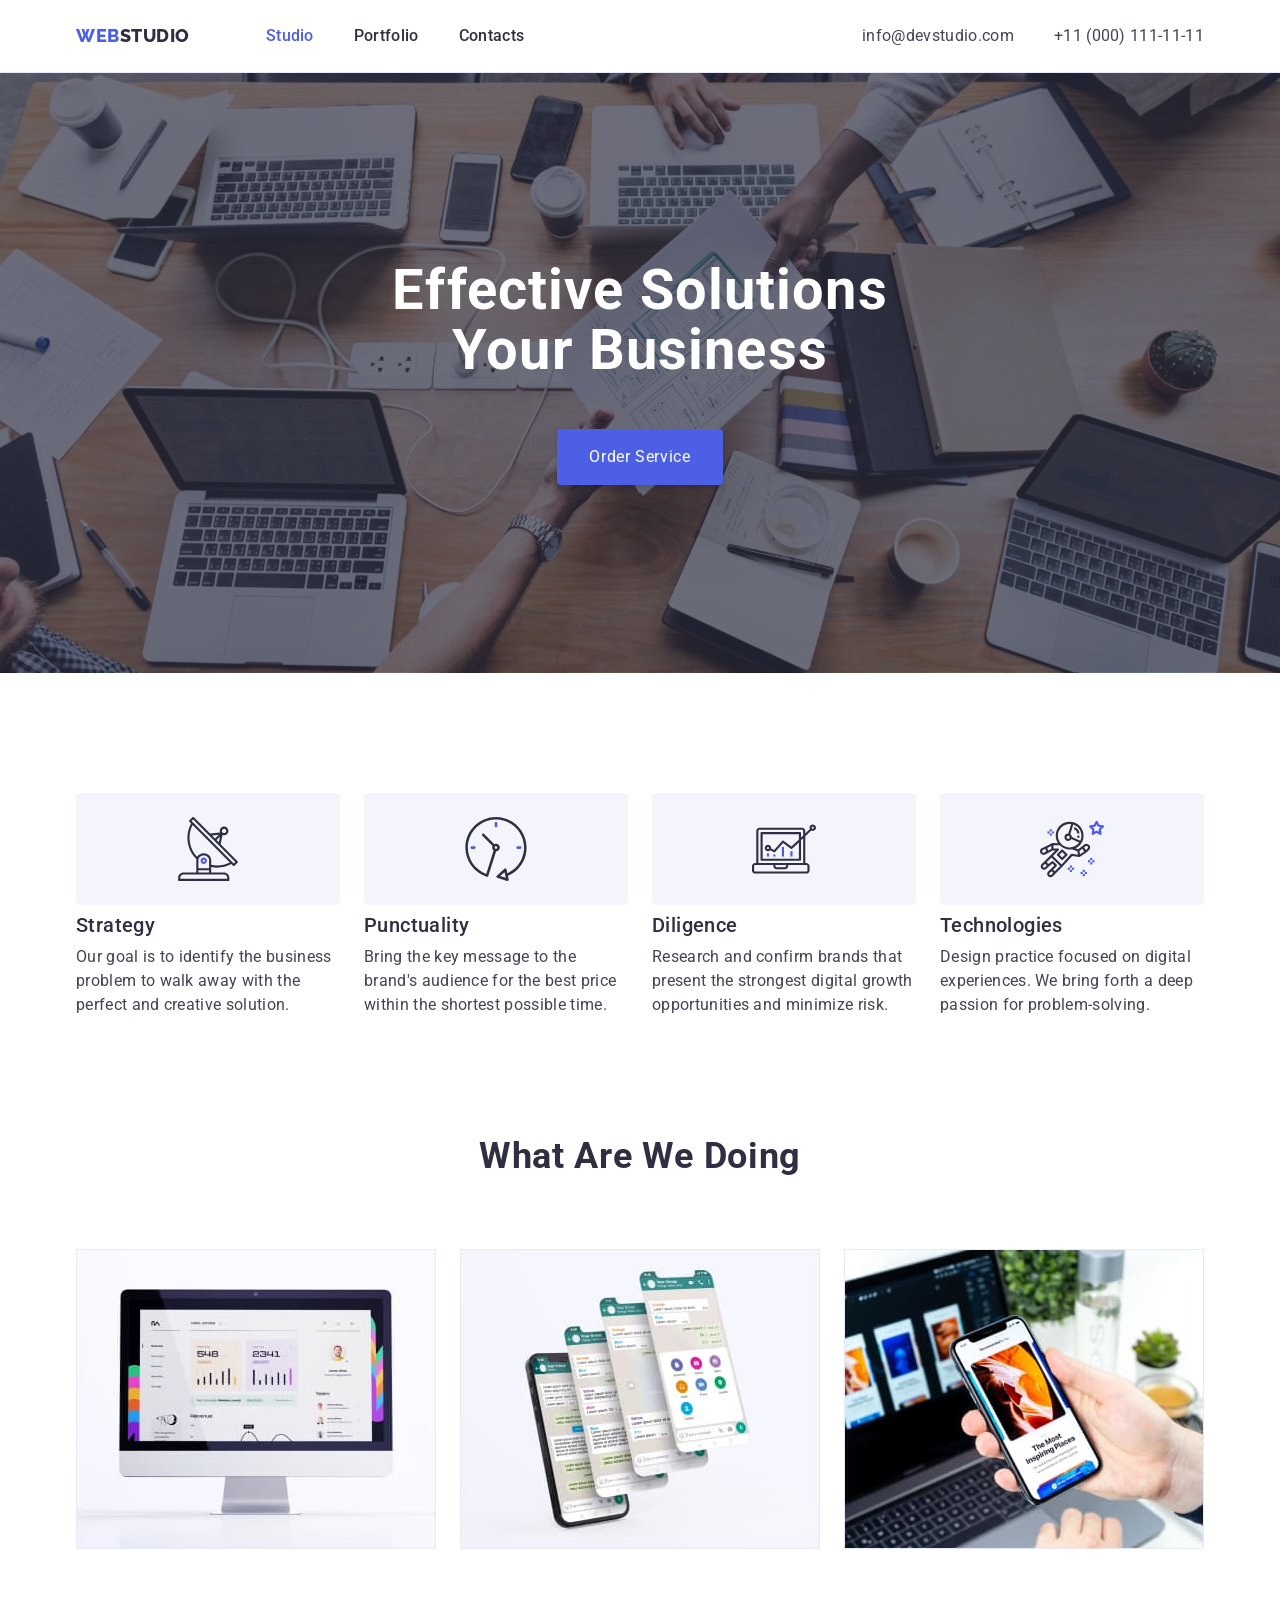
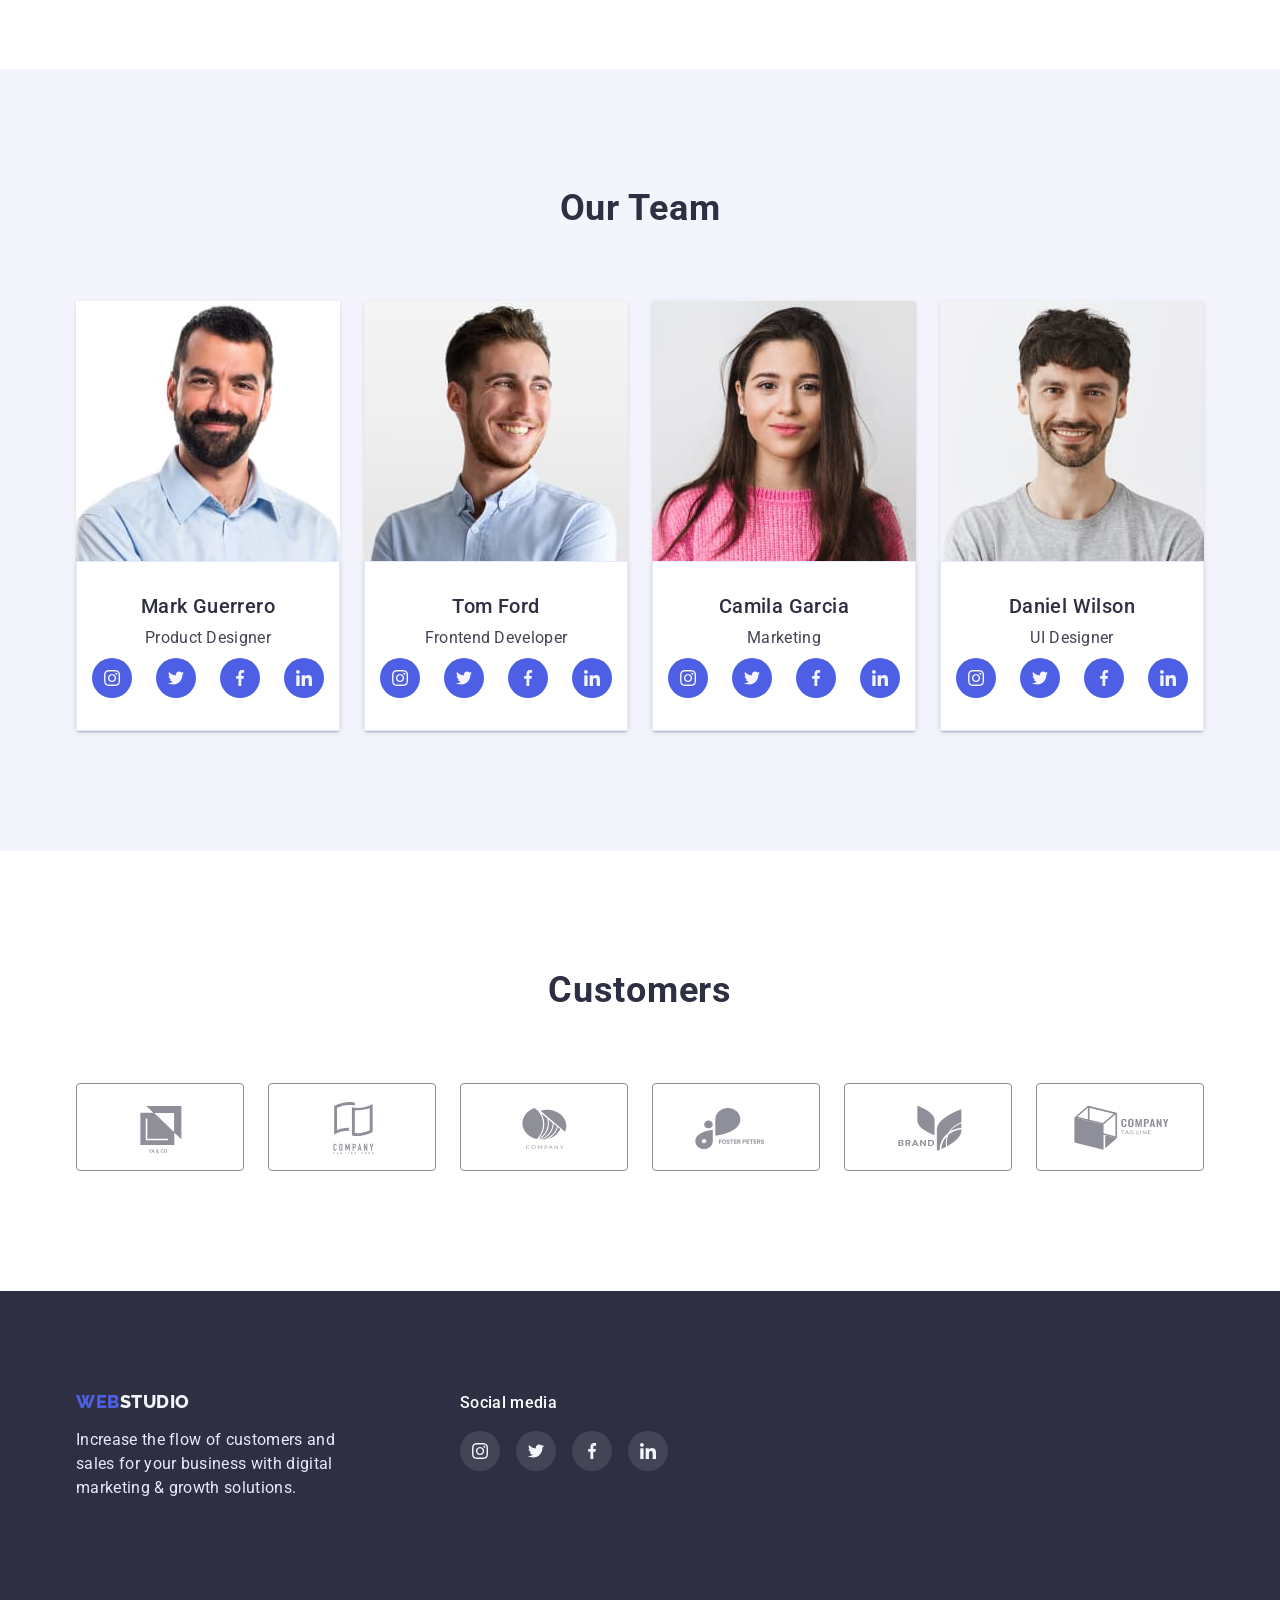
<file: index.html>
<!DOCTYPE html>
<html lang="en">
<head>
    <meta charset="UTF-8">
    <meta http-equiv="X-UA-Compatible" content="IE=edge">
    <meta name="viewport" content="width=device-width, initial-scale=1.0">
    <title>Document</title>
    <link rel="preconnect" href="https://fonts.googleapis.com"><link rel="preconnect" href="https://fonts.gstatic.com" crossorigin><link href="https://fonts.googleapis.com/css2?family=Raleway:wght@800&family=Roboto:wght@400;500;700;900&display=swap" rel="stylesheet">
    <link rel="stylesheet" href="https://cdn.jsdelivr.net/npm/modern-normalize@1.1.0/modern-normalize.min.css">
    <link rel="stylesheet" href="css/style.css">
</head>
<body>
    <!--HEADER-->
    <header class="page-header">
        <div class="container page-header-container">
            <nav class="page-nav">
                <a class="logo logo-header link" href="#">
                    <p class="logo-text-part-one">Web<span class="logo-text-part-two-theme-light">Studio</span></p>
                </a>
                <ul class="menu list">
                    <li class="menu-item">
                        <a class="memu-link-active menu-link link" href="">Studio</a></li>
                    <li class="menu-item">
                        <a class="menu-link link" href="portfolio.html">Portfolio</a></li>
                    <li class="menu-item">
                        <a class="menu-link link" href="">Contacts</a></li>
                </ul>
            </nav>
            <ul class="contact list">
                <li class="contact-item">
                    <a class="contact-link link" href="mailto:info@devstudio.com">info@devstudio.com</a></li>
                <li class="contact-item">
                    <a class="contact-link link" href="tel:+110001111111">+11 (000) 111-11-11</a></li>
            </ul> 
        </div>    
    </header>
    <main>
        <!--HERO-->
        <section class="hero">
            <div class="container">
                <div class="hero-content-wrapper">
                    <h1 class="title text-center">Effective Solutions Your Business</h1>
                    <button class="btn modal-btn" type="button">Order Service</button>
                </div>               
            </div>           
        </section>
        <!--ADVANTADES-->
        <section class="advantades section">
            <div class="container">
                <h2 hidden class="heading">Advantades</h2>
                <ul class="employees list">
                    <li class="employees-card-advantades">
                        <div class="thumb">
                            <svg class="advantades-list-icon" width="64" height="64">
                                <use href="./images/icons.svg#icon-antenna"></use>
                            </svg>
                        </div>

                        <h3 class="subtitle">Strategy</h3>
                        <p class="text-body">Our goal is to identify the business problem to walk away with the perfect and creative solution. </p>
                    </li>
                    <li class="employees-card-advantades">
                        <div class="thumb">
                            <svg class="advantades-list-icon" width="64" height="64">
                                <use href="./images/icons.svg#icon-clock"></use>
                            </svg>
                        </div>

                        <h3 class="subtitle">Punctuality</h3>
                        <p class="text-body">Bring the key message to the brand's audience for the best price within the shortest possible time.</p>
                    </li>
                    <li class="employees-card-advantades">
                        <div class="thumb">
                            <svg class="advantades-list-icon" width="64" height="64">
                                <use href="./images/icons.svg#icon-diagram"></use>
                            </svg>
                        </div>
                        <h3 class="subtitle">Diligence</h3>
                        <p class="text-body">Research and confirm brands that present the strongest digital growth opportunities and minimize risk.</p>
                    </li>
                    <li class="employees-card-advantades">
                        <div class="thumb">
                            <svg class="advantades-list-icon" width="64" height="64">
                                <use href="./images/icons.svg#icon-astronaut"></use>
                            </svg>
                        </div>
                        <h3 class="subtitle">Technologies</h3>
                        <p class="text-body">Design practice focused on digital experiences. We bring forth a deep passion for problem-solving.</p>
                    </li>
                </ul>
            </div>
        </section>
        <!--WHAT ARE WE DOING-->
        <section class="services">
            <div class="container">
                <h2 class="heading text-center">What are we doing</h2>
                <ul class="employees list">
                    <li class="employees-card">
                        <img
                            src="./images/what_are_we_doing/web_site.jpg" 
                            alt="Web Site"
                            width="360"
                            height="300"
                        >
                    </li>
                    <li class="employees-card">
                        <img
                            src="./images/what_are_we_doing/app.jpg" 
                            alt="App"
                            width="360"
                            height="300"
                        >
                    </li>
                    <li class="employees-card">
                        <img
                            src="./images/what_are_we_doing/design.jpg" 
                            alt="Design"
                            width="360"
                            height="300"
                        >
                    </li>
                </ul>
            </div>           
        </section>
        <!--OUR TEAM-->
        <section class="team section">
            <div class="container">
                <h2 class="heading text-center">Our Team</h2>
                <ul class="employees list">
                    <li class="employees-card-four">
                        <img
                            src="./images/our_team/product_designer.jpg" 
                            alt="product designer photo"
                            width="264"
                            height="260"
                        >
                        <div class="employees-card-content-wraper employees-card-content-wraper-team">
                            <h3 class="text-center subtitle">Mark Guerrero</h3>
                            <p class="employees-position text-body text-center">Product Designer</p>
                            <ul class="social-list list">
                                <li class="social-list-item">
                                    <a href="" class="social-list-link">
                                        <svg class="social-list-icon" width="16" height="16">
                                            <use href="./images/icons.svg#icon-instagram"></use>
                                        </svg>
                                    </a>
                                </li>
                                <li class="social-list-item">
                                    <a href="" class="social-list-link">
                                        <svg class="social-list-icon" width="16" height="16">
                                            <use href="./images/icons.svg#icon-twitter"></use>
                                        </svg>
                                    </a>
                                </li>
                                <li class="social-list-item">
                                    <a href="" class="social-list-link">
                                        <svg class="social-list-icon" width="16" height="16">
                                            <use href="./images/icons.svg#icon-facebook"></use>
                                        </svg>
                                    </a>
                                </li>
                                <li class="social-list-item">
                                    <a href="" class="social-list-link">
                                        <svg class="social-list-icon" width="16" height="16">
                                            <use href="./images/icons.svg#icon-linkedin"></use>
                                        </svg>
                                    </a>
                                </li>
                            </ul>
                        </div>                       
                    </li>
                    <li class="employees-card-four">
                        <img
                            src="./images/our_team/frontend_developer.jpg" 
                            alt="frontend developer photo"
                            width="264"
                            height="260"
                        >
                        <div class="employees-card-content-wraper employees-card-content-wraper-team">
                            <h3 class="text-center subtitle">Tom Ford</h3>
                            <p class="employees-position text-body text-center">Frontend Developer</p>
                            <ul class="social-list list">
                                <li class="social-list-item">
                                    <a href="" class="social-list-link">
                                        <svg class="social-list-icon" width="16" height="16">
                                            <use href="./images/icons.svg#icon-instagram"></use>
                                        </svg>
                                    </a>
                                </li>
                                <li class="social-list-item">
                                    <a href="" class="social-list-link">
                                        <svg class="social-list-icon" width="16" height="16">
                                            <use href="./images/icons.svg#icon-twitter"></use>
                                        </svg>
                                    </a>
                                </li>
                                <li class="social-list-item">
                                    <a href="" class="social-list-link">
                                        <svg class="social-list-icon" width="16" height="16">
                                            <use href="./images/icons.svg#icon-facebook"></use>
                                        </svg>
                                    </a>
                                </li>
                                <li class="social-list-item">
                                    <a href="" class="social-list-link">
                                        <svg class="social-list-icon" width="16" height="16">
                                            <use href="./images/icons.svg#icon-linkedin"></use>
                                        </svg>
                                    </a>
                                </li>
                            </ul>      
                        </div>                       
                    </li>
                    <li class="employees-card-four">
                        <img
                            src="./images/our_team/marketing.jpg" 
                            alt="marketing photo"
                            width="264"
                            height="260"
                        >
                        <div class="employees-card-content-wraper employees-card-content-wraper-team">
                            <h3 class="text-center subtitle">Camila Garcia</h3>
                            <p class="employees-position text-body text-center">Marketing</p>
                            <ul class="social-list list">
                                <li class="social-list-item">
                                    <a href="" class="social-list-link">
                                        <svg class="social-list-icon" width="16" height="16">
                                            <use href="./images/icons.svg#icon-instagram"></use>
                                        </svg>
                                    </a>
                                </li>
                                <li class="social-list-item">
                                    <a href="" class="social-list-link">
                                        <svg class="social-list-icon" width="16" height="16">
                                            <use href="./images/icons.svg#icon-twitter"></use>
                                        </svg>
                                    </a>
                                </li>
                                <li class="social-list-item">
                                    <a href="" class="social-list-link">
                                        <svg class="social-list-icon" width="16" height="16">
                                            <use href="./images/icons.svg#icon-facebook"></use>
                                        </svg>
                                    </a>
                                </li>
                                <li class="social-list-item">
                                    <a href="" class="social-list-link">
                                        <svg class="social-list-icon" width="16" height="16">
                                            <use href="./images/icons.svg#icon-linkedin"></use>
                                        </svg>
                                    </a>
                                </li>
                            </ul>        
                        </div>                      
                    </li>
                    <li class="employees-card-four">
                        <img
                            src="./images/our_team/ui_designer.jpg" 
                            alt="ui designer photo"
                            width="264"
                            height="260"
                        >
                        <div class="employees-card-content-wraper employees-card-content-wraper-team">
                            <h3 class="text-center subtitle">Daniel Wilson</h3>
                            <p class="employees-position text-body text-center">UI Designer</p>
                            <ul class="social-list list">
                                <li class="social-list-item">
                                    <a href="" class="social-list-link">
                                        <svg class="social-list-icon" width="16" height="16">
                                            <use href="./images/icons.svg#icon-instagram"></use>
                                        </svg>
                                    </a>
                                </li>
                                <li class="social-list-item">
                                    <a href="" class="social-list-link">
                                        <svg class="social-list-icon" width="16" height="16">
                                            <use href="./images/icons.svg#icon-twitter"></use>
                                        </svg>
                                    </a>
                                </li>
                                <li class="social-list-item">
                                    <a href="" class="social-list-link">
                                        <svg class="social-list-icon" width="16" height="16">
                                            <use href="./images/icons.svg#icon-facebook"></use>
                                        </svg>
                                    </a>
                                </li>
                                <li class="social-list-item">
                                    <a href="" class="social-list-link">
                                        <svg class="social-list-icon" width="16" height="16">
                                            <use href="./images/icons.svg#icon-linkedin"></use>
                                        </svg>
                                    </a>
                                </li>
                            </ul>        
                        </div>                        
                    </li>
                </ul>
            </div>
        </section>
        <!--CUSTOMERS-->
        <section class="customers section">
            <h2 class="heading text-center">Customers</h2>
            <ul class="customers-list list">
                <li class="customers-list-item">
                    <a href="#" class="customers-list-link">
                        <svg class="customers-list-icon" width="104" height="56">
                            <use href="./images/icons.svg#icon-logo-ya-co"></use>
                        </svg>
                    </a>
                </li>
                <li class="customers-list-item">
                    <a href="" class="customers-list-link">
                        <svg class="customers-list-icon" width="104" height="56">
                            <use href="./images/icons.svg#icon-logo-tagline-here"></use>
                        </svg>
                    </a>
                </li>
                <li class="customers-list-item">
                    <a href="" class="customers-list-link">
                        <svg class="customers-list-icon" width="104" height="56">
                            <use href="./images/icons.svg#icon-logo-company" class="icon"></use>
                        </svg>
                    </a>
                </li>
                <li class="customers-list-item">
                    <a href="" class="customers-list-link">
                        <svg class="customers-list-icon" width="104" height="56">
                            <use href="./images/icons.svg#icon-logo-foster-peters"></use>
                        </svg>
                    </a>
                </li>
                <li class="customers-list-item">
                    <a href="" class="customers-list-link">
                        <svg class="customers-list-icon" width="104" height="56">
                            <use href="./images/icons.svg#icon-logo-brand"></use>
                        </svg>
                    </a>
                </li>
                <li class="customers-list-item">
                    <a href="" class="customers-list-link">
                        <svg class="customers-list-icon" width="104" height="56">
                            <use href="./images/icons.svg#icon-logo-tag-line"></use>
                        </svg>
                    </a>
                </li>
            </ul>
        </section>         
    </main>
    <!--FOOTER-->
    <footer class="footer">
        <div class="container footer-wrap">
            <div class="footer-part-one">
                <a class="logo link" href="./index.html">
                    <p class="logo-text-part-one">Web<span class="logo-text-part-two-theme-dark">Studio</span></p>
                </a>
                <p class="text-footer text-theme-dark text-body">Increase the flow of customers and sales for your business with digital marketing & growth solutions.</p>
            </div>
            <div class="footer-part-two">
                <h4 class="subtitle-footer">Social media</h4>
                <ul class="social-list list">
                    <li class="social-list-item">
                        <a href="" class="social-list-link-dark">
                            <svg class="social-list-icon" width="16" height="16">
                                <use href="./images/icons.svg#icon-instagram"></use>
                            </svg>
                        </a>
                    </li>
                    <li class="social-list-item">
                        <a href="" class="social-list-link-dark">
                            <svg class="social-list-icon" width="16" height="16">
                                <use href="./images/icons.svg#icon-twitter"></use>
                            </svg>
                        </a>
                    </li>
                    <li class="social-list-item">
                        <a href="" class="social-list-link-dark">
                            <svg class="social-list-icon" width="16" height="16">
                                <use href="./images/icons.svg#icon-facebook"></use>
                            </svg>
                        </a>
                    </li>
                    <li class="social-list-item">
                        <a href="" class="social-list-link-dark">
                            <svg class="social-list-icon" width="16" height="16">
                                <use href="./images/icons.svg#icon-linkedin"></use>
                            </svg>
                        </a>
                    </li>
                </ul>
            </div>
        </div>  
    </footer>
</body>
</html>
</file>
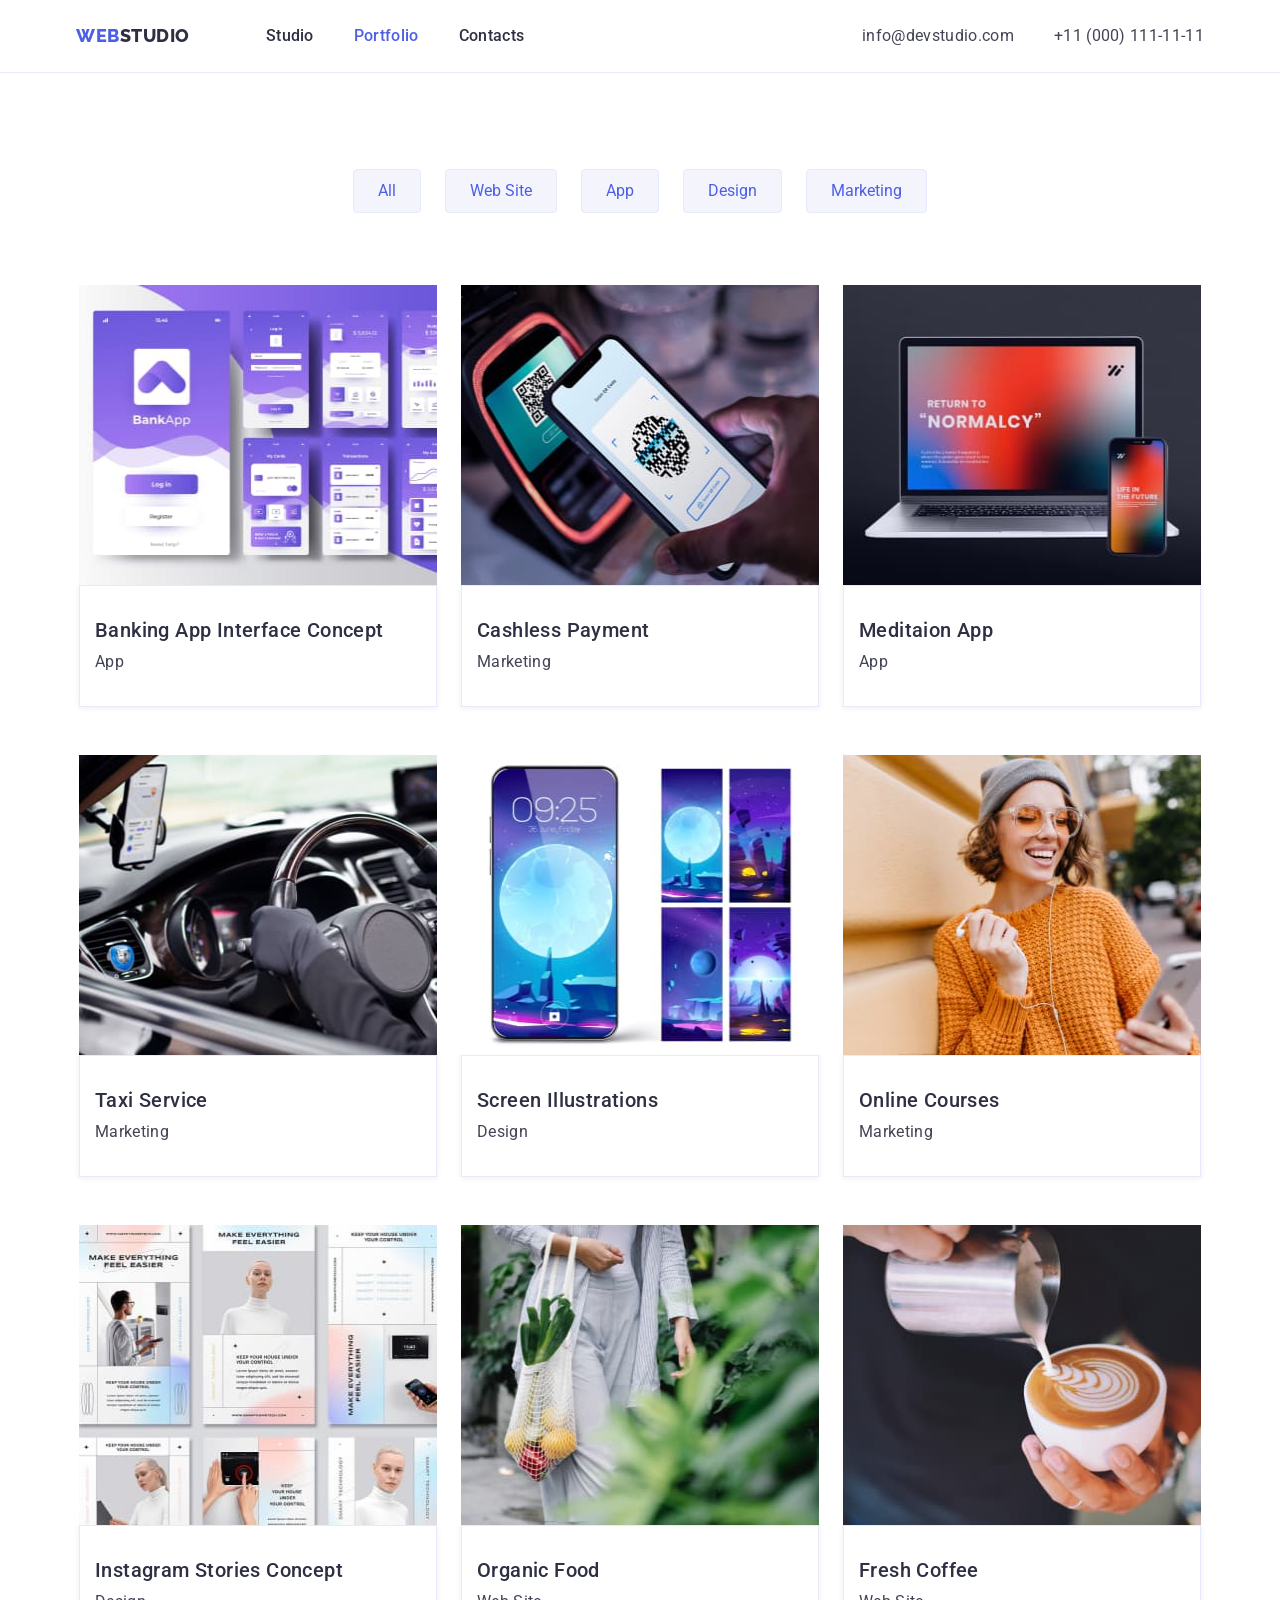
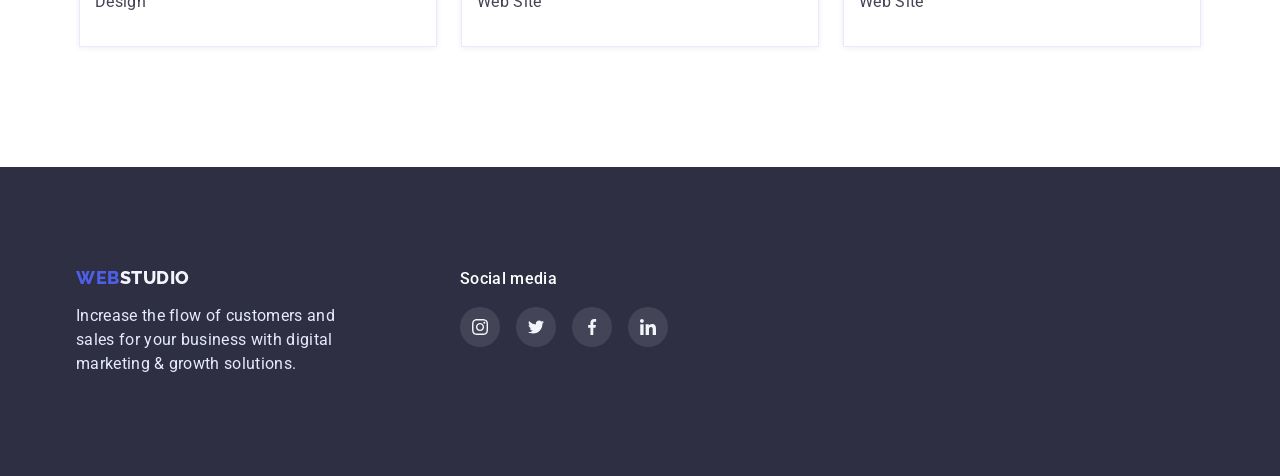
<file: portfolio.html>
<!DOCTYPE html>
<html lang="en">
<head>
    <meta charset="UTF-8">
    <meta http-equiv="X-UA-Compatible" content="IE=edge">
    <meta name="viewport" content="width=device-width, initial-scale=1.0">
    <title>Document</title>
    <link rel="preconnect" href="https://fonts.googleapis.com"><link rel="preconnect" href="https://fonts.gstatic.com" crossorigin><link href="https://fonts.googleapis.com/css2?family=Raleway:wght@800&family=Roboto:wght@400;500;700;900&display=swap" rel="stylesheet">
    <link rel="stylesheet" href="https://cdn.jsdelivr.net/npm/modern-normalize@1.1.0/modern-normalize.min.css">
    <link rel="stylesheet" href="css/style.css">
</head>
<body>
    <!--HEADER-->
    <header class="page-header">
        <div class="container page-header-container">
            <nav class="page-nav">
                <a class="logo logo-header link" href="./index.htm">
                    <p class="logo-text-part-one">Web<span class="logo-text-part-two-theme-light">Studio</span></p>
                </a>
                <ul class="menu list">
                    <li class="menu-item">
                        <a class="menu-link link" href="index.html">Studio</a></li>
                    <li class="menu-item">
                        <a class="memu-link-active menu-link link" href="">Portfolio</a></li>
                    <li class="menu-item">
                        <a class="menu-link link" href="">Contacts</a></li>
                </ul>
            </nav>
            <ul class="contact list">
                <li class="contact-item">
                    <a class="contact-link link" href="mailto:info@devstudio.com">info@devstudio.com</a></li>
                <li class="contact-item">
                    <a class="contact-link link" href="tel:+110001111111">+11 (000) 111-11-11</a></li>
            </ul>
        </div>
    </header>
    <!--PORTFOLIO-->
    <main>
        <section class="portfolio">      
            <div class="container">
                <h2 hidden class="heading">Portfolio</h2>
                <ul class="filtres employees list">
                    <li class="employees-card-filtres">
                        <button class="btn filtres-btn" type="button">All</button>
                    </li>
                    <li class="employees-card-filtres">
                        <button class="btn filtres-btn" type="button">Web Site</button>
                    </li>
                    <li class="employees-card-filtres">
                        <button class="btn filtres-btn" type="button">App</button>
                    </li>
                    <li class="employees-card-filtres">
                        <button class="btn filtres-btn" type="button">Design</button>
                    </li>
                    <li class="employees-card-filtres">
                        <button class="btn filtres-btn" type="button">Marketing</button>
                    </li>
                </ul>       
                <ul class="employees wrap-card-portfolio list">
                    <li class="employees-card">
                        <a class="link portfolio-card-link" href="">
                            <img
                            src="./images/portfolio/banking-app-interface-concept.jpg" 
                            alt="Multiple screens of the banking application interface"
                            width="358"
                            height="300">
                            <div class="employees-card-content-wraper portfolio-card-content-wraper">
                                <h3 class="subtitle-link subtitle">Banking App Interface Concept</h3>
                                <p class="text-body">App</p>    
                            </div>    
                        </a>                        
                    </li>
                    <li class="employees-card">
                        <a class="link portfolio-card-link" href="">
                            <img
                            src="./images/portfolio/cashless-payment.jpg" 
                            alt="Qr-code payment with mobile phone approach"
                            width="358"
                            height="300">
                            <div class="employees-card-content-wraper portfolio-card-content-wraper">
                                <h3 class="subtitle-link subtitle">Cashless Payment</h3>
                                <p class="text-body">Marketing</p>
                            </div>    
                        </a>                                  
                    </li>
                    <li class="employees-card">
                        <a class="link portfolio-card-link" href="">
                            <img
                            src="./images/portfolio/meditaion-app.jpg" 
                            alt="Meditation app on laptop and moale screens"
                            width="358"
                            height="300">
                            <div class="employees-card-content-wraper portfolio-card-content-wraper">
                                <h3 class="subtitle-link subtitle">Meditaion App</h3>
                                <p class="text-body">App</p>
                            </div>    
                        </a>                         
                </li>
                    <li class="employees-card">
                        <a class="link portfolio-card-link" href="">
                            <img
                            src="./images/portfolio/taxi-service.jpg" 
                            alt="The driver behind the wheel and the mobile app"
                            width="358"
                            height="300">
                            <div class="employees-card-content-wraper portfolio-card-content-wraper">
                                <h3 class="subtitle-link subtitle">Taxi Service</h3>
                                <p class="text-body">Marketing</p>
                            </div>    
                        </a>                                      
                    </li>
                    <li class="employees-card">
                        <a class="link portfolio-card-link" href="">
                            <img
                            src="./images/portfolio/screen-illustrations.jpg" 
                            alt="A mockup of a mobile phone and four screens with screensavers"
                            width="358"
                            height="300">
                            <div class="employees-card-content-wraper portfolio-card-content-wraper">
                                <h3 class="subtitle-link subtitle">Screen Illustrations</h3>
                                <p class="text-body">Design</p>
                            </div>    
                        </a>                                 
                    </li>
                    <li class="employees-card">
                        <a class="link portfolio-card-link" href="">
                            <img
                            src="./images/portfolio/online-courses.jpg" 
                            alt="girl in headphones "
                            width="358"
                            height="300">
                            <div class="employees-card-content-wraper portfolio-card-content-wraper">
                                <h3 class="subtitle-link subtitle">Online Courses</h3>
                                <p class="text-body">Marketing</p>
                            </div>    
                        </a>                                    
                    </li>
                    <li class="employees-card">
                        <a class="link portfolio-card-link" href="">
                            <img
                            src="./images/portfolio/instagram-stories-concept.jpg" 
                            alt="Multiple screens of instagram storits of smart technologies"
                            width="358"
                            height="300">
                            <div class="employees-card-content-wraper portfolio-card-content-wraper">
                                <h3 class="subtitle-link subtitle">Instagram Stories Concept</h3>
                                <p class="text-body">Design</p>
                            </div>    
                        </a>                              
                    </li>
                    <li class="employees-card">
                        <a class="link portfolio-card-link" href="">
                            <img
                            src="./images/portfolio/organic-food.jpg" 
                            alt="A women carries fruit in a bag"
                            width="358"
                            height="300">
                            <div class="employees-card-content-wraper portfolio-card-content-wraper">
                                <h3 class="subtitle-link subtitle">Organic Food</h3>
                                <p class="text-body">Web Site</p>
                            </div>    
                        </a>                                       
                    </li>
                    <li class="employees-card">
                        <a class="link portfolio-card-link" href="">
                            <img
                            src="./images/portfolio/fresh-coffee.jpg" 
                            alt="A man pours milk in a coffe"
                            width="358"
                            height="300">
                            <div class="employees-card-content-wraper portfolio-card-content-wraper">
                                <h3 class="subtitle-link subtitle">Fresh Coffee</h3>
                                <p class="text-body">Web Site</p>
                            </div>    
                        </a>                                  
                    </li>
                </ul>
            </div>
        </section>          
    </main>
    <!--FOOTER-->
    <footer class="footer">
        <div class="container footer-wrap">
            <div class="footer-part-one">
                <a class="logo link" href="./index.html">
                    <p class="logo-text-part-one">Web<span class="logo-text-part-two-theme-dark">Studio</span></p>
                </a>
                <p class="text-footer text-theme-dark text-body">Increase the flow of customers and sales for your business with digital marketing & growth solutions.</p>
            </div>
            <div class="footer-part-two">
                <h4 class="subtitle-footer">Social media</h4>
                <ul class="social-list list">
                    <li class="social-list-item">
                        <a href="" class="social-list-link-dark">
                            <svg class="social-list-icon" width="16" height="16">
                                <use href="./images/icons.svg#icon-instagram"></use>
                            </svg>
                        </a>
                    </li>
                    <li class="social-list-item">
                        <a href="" class="social-list-link-dark">
                            <svg class="social-list-icon" width="16" height="16">
                                <use href="./images/icons.svg#icon-twitter"></use>
                            </svg>
                        </a>
                    </li>
                    <li class="social-list-item">
                        <a href="" class="social-list-link-dark">
                            <svg class="social-list-icon" width="16" height="16">
                                <use href="./images/icons.svg#icon-facebook"></use>
                            </svg>
                        </a>
                    </li>
                    <li class="social-list-item">
                        <a href="" class="social-list-link-dark">
                            <svg class="social-list-icon" width="16" height="16">
                                <use href="./images/icons.svg#icon-linkedin"></use>
                            </svg>
                        </a>
                    </li>
                </ul>
            </div>
        </div>  
    </footer>
</body>
</html>
</file>
<file: css/style.css>
:root{ 
    --accent-color: #4d5fe5; 
    --accent-color-hover: #404BBF;
    --primary-text-color-theme-light: #2e2f42;
    --primary-text-color-theme-dark:#ffff;
    --secondary-text-color-theme-light: #434455;
    --secondary-text-color-theme-dark: #e7e9fc;    
    --background-color-body-theme-light: #ffff;
    --background-color-body-theme-dark:#2E2F42;
    --additiomal-color: #F4F4FD;
}
body{
    font-family: 'Roboto', sans-serif;
    color: var(--primary-text-color-theme-light);
    background-color: var(--background-color-body-theme-light);
}
h1,
h2,
h3,
h4,
p{
    margin-top: 0;
    margin-bottom: 0;
}
ol,
ul{
    margin-top: 0;
    margin-bottom: 0;
    padding-left: 0;
}
img{
    display: block;
}
button{
    cursor: pointer;
}
.list {
    list-style: none;
}
.link{
    text-decoration: none;
    color: none;
}
.container{
    width: 1158px;
    margin-left: auto;
    margin-right: auto;
    padding-left: 15px;
    padding-right: 15px;
}
.section{
    padding-top: 120px;
    padding-bottom: 120px;
}
/*==========COMPONENTS==========*/
.title{
    width: 496px;
    font-size: 56px;  
    line-height: 1.07;
    letter-spacing: 0.02em;
    color: var(--primary-text-color-theme-dark);
    margin-right: auto;
    margin-left: auto;
    margin-bottom: 48px;    
}
.heading{
    font-size: 36px;
    line-height: 1.11;
    letter-spacing: 0.02em;
    text-transform: capitalize;
    margin-bottom: 72px;    
}
.subtitle{
    font-weight: 500;
    font-size: 20px;
    line-height: 1.2;
    letter-spacing: 0.02em;
    margin-bottom: 8px;        
}
.subtitle-link{
    color: var(--primary-text-color-theme-light);
}
.subtitle-footer{
    font-weight: 500;
    font-size: 16px;
    line-height: 24px;
    letter-spacing: 0.02em;
    color: var(--primary-text-color-theme-dark);
    margin-bottom: 16px; 
}
.text-body{
    font-size: 16px;
    line-height: 1.5;
    letter-spacing: 0.02em;
    color: var(--secondary-text-color-theme-light); 
}
.text-center{
    text-align: center;
}
/*logo*/
.logo-text-part-one{
    font-family: 'Raleway';
    font-weight: 800;
    font-size: 18px;
    line-height: 1.17;
    letter-spacing: 0.03em;
    text-transform: uppercase;
    color: var(--accent-color);
}
.logo-text-part-two-theme-light{
    color: var(--primary-text-color-theme-light);
}
.logo-text-part-two-theme-dark{
    color: var(--additiomal-color)
}
/*/logo*/

/*==========EMPLOYEES==========*/
.employees{
    display: flex;
    flex-wrap: wrap;  
    justify-content: center;
}
.employees-card-content-wraper{
    padding-top: 32px;
    padding-bottom: 32px;
    padding-left: 15px;
    padding-right: 15px;
    border: 1px solid #E7E9FC;;
    box-shadow: 0px 1px 6px rgba(46, 47, 66, 0.08); 
}
.employees-card-advantades:not(:nth-child(4n)){
    margin-right: 24px;    
}
.employees-card-advantades{
    width: 264px;    
    /*flex-basis: calc((100%-48px)/4);*/
}
.employees-card:not(:nth-child(3n)){
    margin-right: 24px;
}
.employees-card:not(:nth-last-child(-n+3)){
    margin-bottom: 48px;
}
.employees-card-filtres:not(:nth-child(5n)){
    margin-right: 24px;
}
.employees-card-four:not(:nth-child(4n)){
    margin-right: 24px;
}
.employees-card-four{
   /* flex-basis: calc((100%-40px)/4);*/
    background: var(--background-color-body-theme-light);
    box-shadow: 0px 1px 6px rgba(46, 47, 66, 0.08), 0px 1px 1px rgba(46, 47, 66, 0.16), 0px 2px 1px rgba(46, 47, 66, 0.08);
    border-radius: 0px 0px 4px 4px;
}
/*==========EMPLOYEES==========*/
/*==========HEADER==========*/
.page-header{   
    padding-top: 24px;
    padding-bottom: 24px;
    border-bottom: 1px solid var(--secondary-text-color-theme-dark);
}
.page-header-container{
    display: flex;
    align-items: center;
}
.page-nav{
    display: flex;
    align-items: center;
}
.logo-header{
    margin-right: 76px;
}
.menu{
    display: flex;
}
.menu-item:not(:last-child){
    margin-right: 40px;
}
.menu-link{
    font-weight: 500;
    font-size: 16px;
    line-height: 1.5;
    letter-spacing: 0.02em;
    color: var(--primary-text-color-theme-light);   
}
.memu-link-active{
    color: var(--accent-color);
}
.menu-link:hover,
.menu-link:focus{
    color: var(--accent-color-hover);
}
.contact{
    display: flex;
    margin-left: auto;
}
.contact-item:not(:last-child){
    margin-right: 40px;
}
.contact-link{
    font-weight: 400;
    font-size: 16px;
    line-height: 0.5;
    letter-spacing: 0.02em;
    color: var(--secondary-text-color-theme-light);
    cursor: default;
}
.contact-link:hover,
.contact-link:focus{
    color: var(--accent-color-hover);
}
/*==========/HEADER==========*/
/*==========HERO==========*/
.hero{
    max-width: 1440px;
    margin-left: auto;
    margin-right: auto;
    background: #2E2F42;
    padding-top: 188px;
    padding-bottom: 188px;
    background-image:linear-gradient(rgba(46, 47, 66, 0.7),rgba(46, 47, 66, 0.7)),  url("../images/hero/people-office.jpg");
    background-repeat: no-repeat;
    background-position: center;
    background-size: cover;
}
.modal-btn{
    padding-top: 16px;
    padding-bottom: 16px;
    padding-left: 32px;
    padding-right: 32px;
    line-height: 1.5;
    letter-spacing: 0.04em;
    color: var(--primary-text-color-theme-dark);
    background: var(--accent-color);
    box-shadow: 0px 4px 4px rgba(0, 0, 0, 0.15);
    border-radius: 4px;
    margin:0 auto;
    display: block; 
    border: none;  
}
.modal-btn:hover,
.modal-btn:focus{
    background: var(--accent-color-hover);  
}
/*==========/HERO SECTION==========*/
/*==========ADVANTADES==========*/
.thumb{
    width: 264px;
    height: 112px;
    display: flex;
    align-items: center;
    justify-content: center; 
    background: var(--additiomal-color);
    border-radius: 4px;
    margin-bottom: 8px;
}
/*==========/ADVANTADES==========*/
/*==========SERVICES==========*/
.services{
    padding-bottom: 120px;
}
/*==========/SERVISES========*/
/*==========TEAM==========*/
.team{
    background: var(--additiomal-color);
}
.employees-position{   
    margin-bottom: 8px;
}
.social-list{
    display: flex;
    justify-content: space-between;   
}
.social-list-link{
    display: flex;
    justify-content: center;
    align-items: center;
    width: 40px;
    height: 40px;
    border-radius: 50%;
    background-color: var(--accent-color);
}
.social-list-link:hover,
.social-list-link:focus{
    background-color: var(--accent-color-hover);
}
.social-list-icon{
    fill: var(--additiomal-color);
}
/*==========/TEAМ=====*/
/*==========CUSTOMERS==========*/
.customers-list{
    display: flex;
    justify-content: center;
    gap: 24px;
}
.customers-list-link{
    display: flex;
    justify-content: center;
    align-items: center;
    width: 168px;
    height: 88px;
    fill: #8E8F99;    
    border: 1px solid #8E8F99;
    border-radius: 4px;
}
.customers-list-link:hover,
.customers-list-link:focus{
    border: 1px solid var(--accent-color-hover);
    fill: #404BBF;
}
/*==========/CUSTOMERS==========*/
/*==========FOOTER=======*/
.footer{
    color: var(--secondary-text-color-theme-dark);
    padding-top: 100px ;
    padding-bottom: 100px;
    background-color: var(--background-color-body-theme-dark);
}
.footer-wrap{
    display: flex;
}
.footer-part-one{
    width: 264px;
    margin-right: 120px; 
}
.text-footer{
    margin-top: 16px; 
}
.footer-part-two{
    width: 208px; 
}
.text-theme-dark{
    color: var(--secondary-text-color-theme-dark);
}
.social-list-link-dark{
    display: flex;
    justify-content: center;
    align-items: center;
    width: 40px;
    height: 40px;
    border-radius: 50%;
    background: rgba(255, 255, 255, 0.1);
}
.social-list-link-dark:hover,
.social-list-link-dark:focus{
    background: #31D0AA;
}
/*==========/FOOTER==========*/
/*==========PORTFOLIO=======*/
.portfolio{
    padding-top: 96px;
    padding-bottom: 120px;
}
.portfolio-card-link{
    display: block;
    width: 100%;
    height: 100%;
    background: var(--background-color-body-theme-light);  
}
.portfolio-card-link:hover,
.portfolio-card-link:focus{   
    /*border: 0.5px solid #F4F4FD;*/
    box-shadow: 0px 1px 6px rgba(46, 47, 66, 0.08), 0px 1px 1px rgba(46, 47, 66, 0.16), 0px 2px 1px rgba(46, 47, 66, 0.08);
}
/*==========/PORTFOLIO=======*/
/*==========PORTFOLIO FILTRES=======*/
.filtres{   
    margin-bottom: 72px; 
}
.filtres-btn{
    color: var(--accent-color);
    font-size: 500;
    font-size: 16px;
    line-height: 1.5x;
    background: var(--additiomal-color);
    border: 1px solid var(--secondary-text-color-theme-dark);
    border-radius: 4px;
    padding: 12px 24px;
}
.filtres-btn:hover,
.filtres-btn:focus{
    color: var(--primary-text-color-theme-dark);
    background: var(--accent-color-hover);
    box-shadow: 0px 3px 1px rgba(0, 0, 0, 0.1), 0px 2px 1px rgba(0, 0, 0, 0.08), 0px 2px 2px rgba(0, 0, 0, 0.12);
    border-radius: 4px;
}
/*==========/PORTFOLIO FILTRES========*/
/*==========PORTFOLIO CARDS==========*/

/*.wrap-card-portfolio{
    padding-bottom: 120px;
}*/
/*==========/PORTFOLIO CARDS==========*/
</file>
